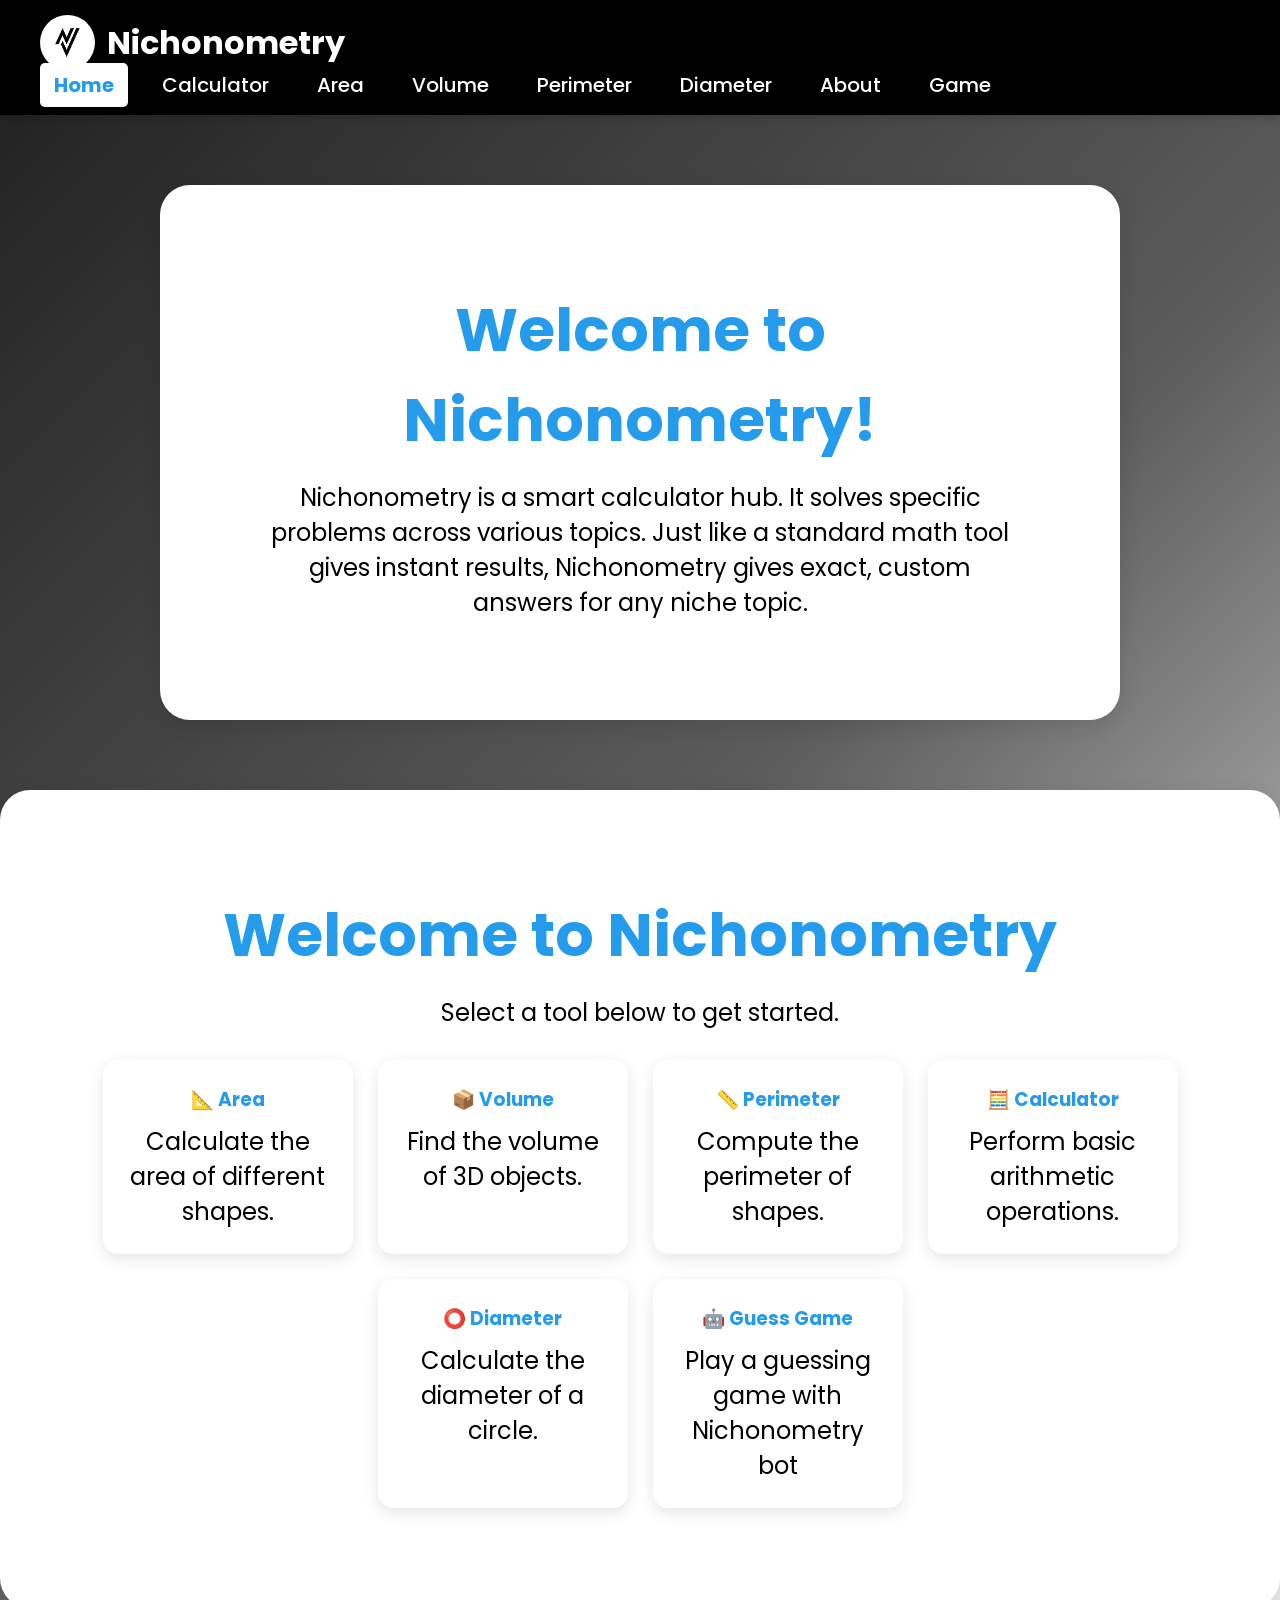
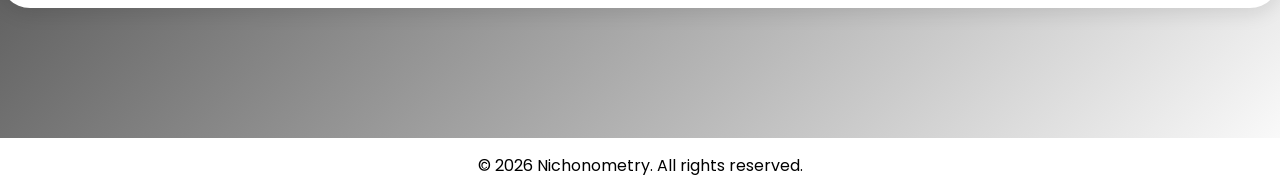
<file: index.html>
<!DOCTYPE html>
<html lang="en">
<head>
    <meta charset="UTF-8">
    <meta name="viewport" content="width=device-width, initial-scale=1.0">
    <title>Nichonometry</title>

    <link rel="icon" type="image/png" href="img/NJ.jpg">

    <!-- CSS -->
    <link rel="stylesheet" href="style.css">
</head>
<body>


    <!-- Header -->
    <header>
       <div class="logo">
              <img src="img/NJ.jpg" alt="Nichonometry Logo">
              <a href="index.html">Nichonometry</a>
        </div>


        <!-- Navigation -->
        <nav>
            <ul>
                <li><a href="index.html" class="active">Home</a></li>
                <li><a href="calculator.html">Calculator</a></li>
                <li><a href="area.html">Area</a></li>
                <li><a href="volume.html">Volume</a></li>
                <li><a href="perimeter.html">Perimeter</a></li>
                <li><a href="diameter.html">Diameter</a></li>
                <li><a href="about.html">About</a></li>
                <li><a href="guess.html">Game</a></li>
            </ul>
        </nav>
    </header>

    <!-- Main Content -->
    <main>
        <section>
            <h2>Welcome to Nichonometry!</h2>
            <p>
                Nichonometry is a smart calculator hub. 
                It solves specific problems across various topics. 
                Just like a standard math tool gives instant results, 
                Nichonometry gives exact, custom answers for any niche topic.
            </p>
        </section>
    </main>

    


    <section>
    <h2>Welcome to Nichonometry</h2>
    <p>Select a tool below to get started.</p>

    <div class="card-container">

        <a href="area.html" class="card">
            <h3>📐 Area</h3>
            <p>Calculate the area of different shapes.</p>
        </a>

        <a href="volume.html" class="card">
            <h3>📦 Volume</h3>
            <p>Find the volume of 3D objects.</p>
        </a>

        <a href="perimeter.html" class="card">
            <h3>📏 Perimeter</h3>
            <p>Compute the perimeter of shapes.</p>
        </a>

        <a href="calculator.html" class="card">
            <h3>🧮 Calculator</h3>
            <p>Perform basic arithmetic operations.</p>
        </a>

        <a href="diameter.html" class="card">
            <h3>⭕ Diameter</h3>
            <p>Calculate the diameter of a circle.</p>
        </a>

        <a href="guess.html" class="card">
            <h3>🤖 Guess Game</h3>
            <p>Play a guessing game with Nichonometry bot</p>
        </a>

    </div>
</section>

    <!-- Footer -->
    <footer>
        <p>&copy; 2026 Nichonometry. All rights reserved.</p>
    </footer>

    <!-- JavaScript -->
    <script src="script.js"></script>

</body>
</html>
</file>
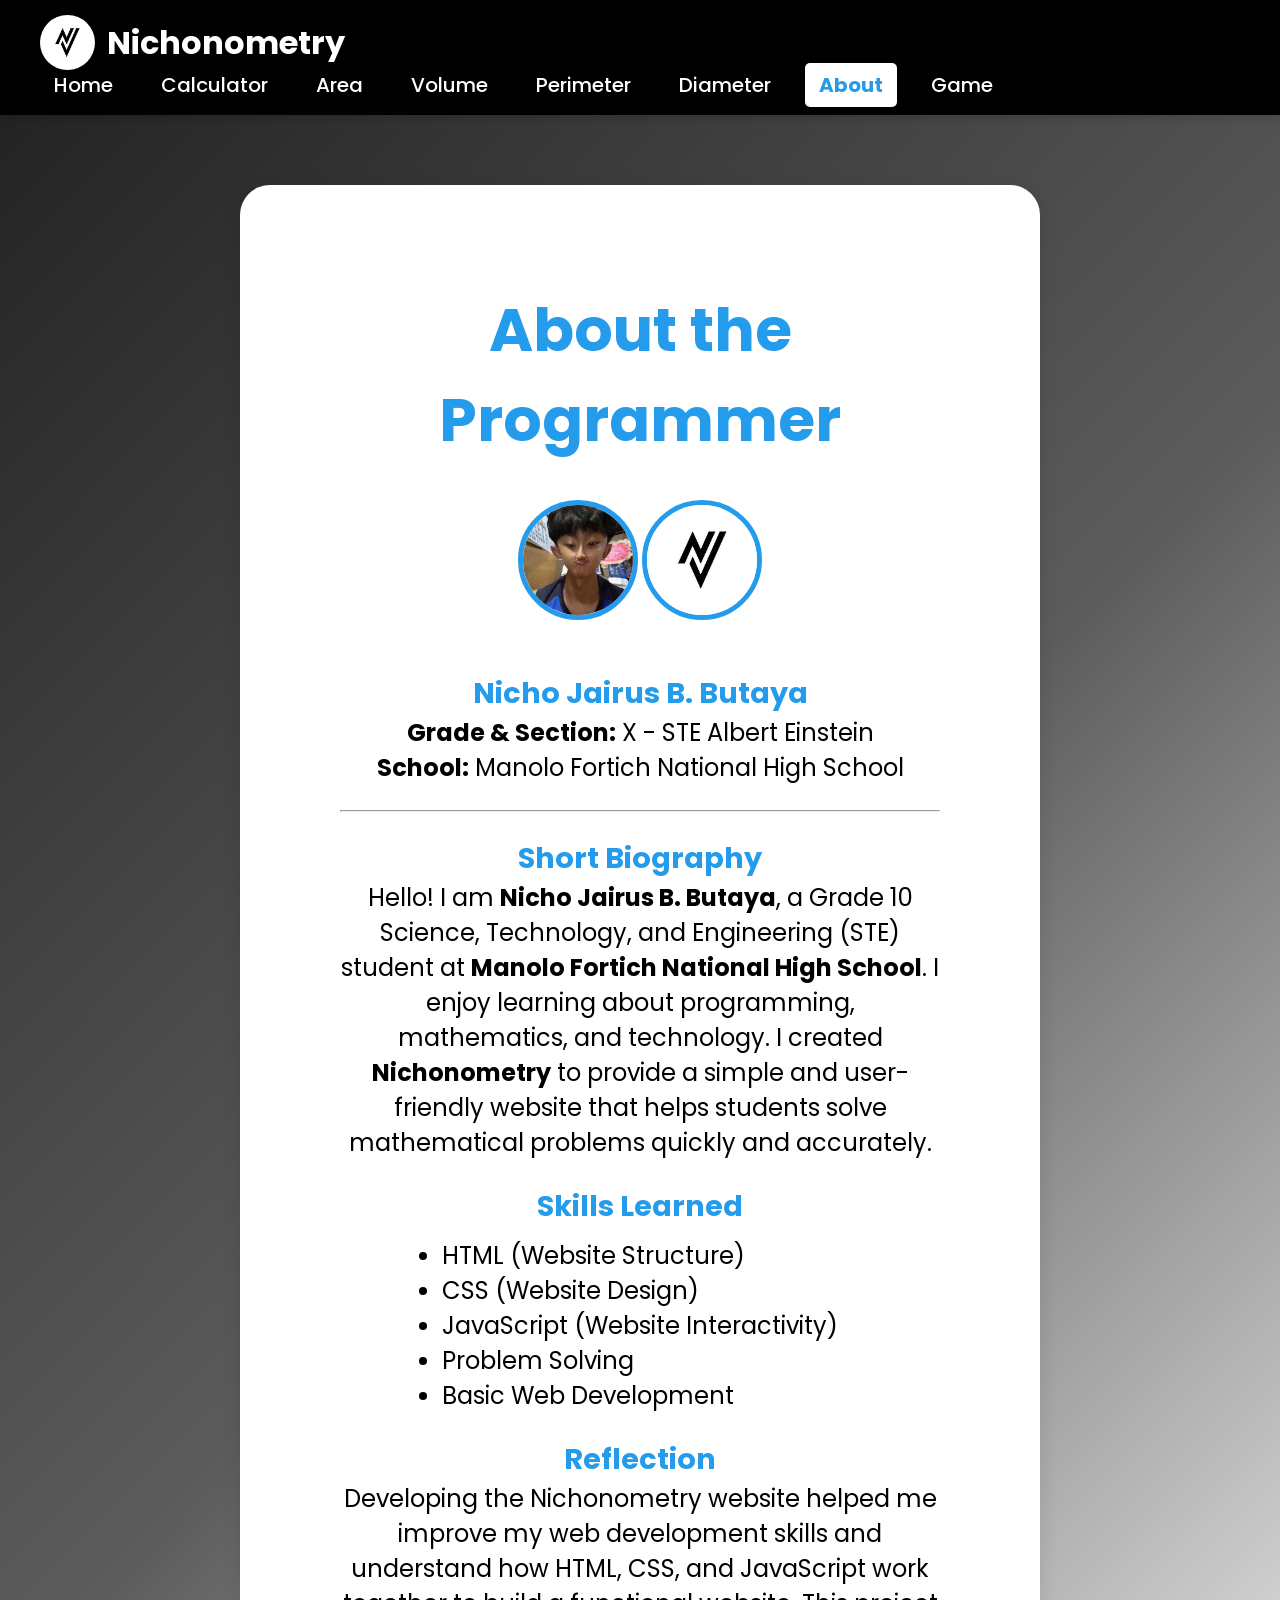
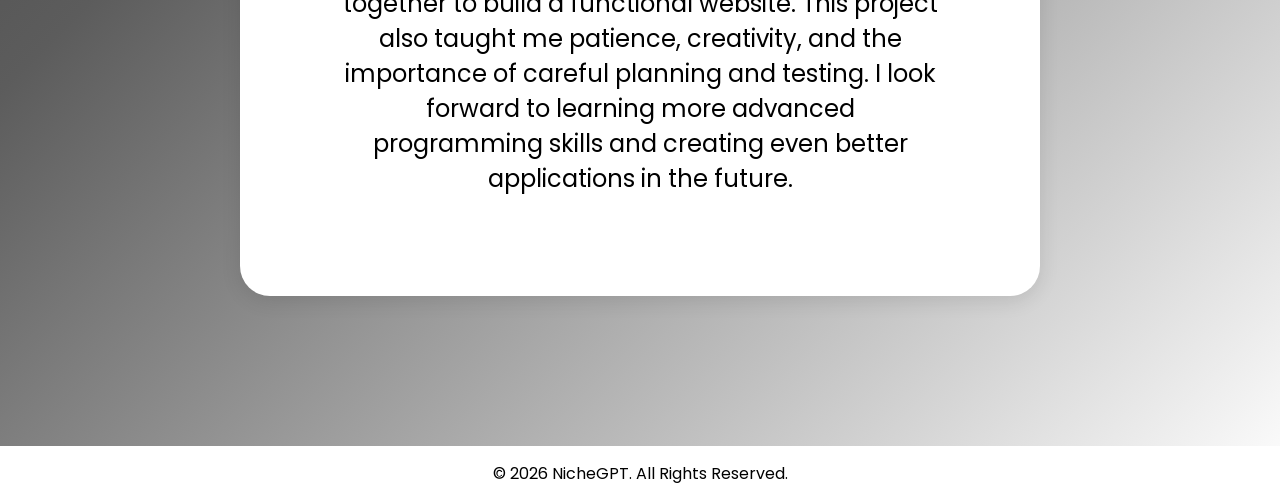
<file: about.html>
<!DOCTYPE html>
<html lang="en">
<head>
    <meta charset="UTF-8">
    <meta name="viewport" content="width=device-width, initial-scale=1.0">
    <title>About Me - Nichonometry</title>

    <link rel="icon" type="image/png" href="img/NJ.jpg">

    <link rel="stylesheet" href="style.css">
</head>
<body>

<header>
    <div class="logo">
        <img src="img/NJ.jpg" alt="Nichonometry Logo">
        <a href="index.html">Nichonometry</a>
    </div>

    <nav>
        <ul>
            <li>
                <a href="index.html">Home</a></li>
                <li><a href="calculator.html">Calculator</a></li>
                <li><a href="area.html">Area</a></li>
                <li><a href="volume.html">Volume</a></li>
                <li><a href="perimeter.html">Perimeter</a></li>
                <li><a href="diameter.html">Diameter</a></li>
                <li><a href="about.html" class="active">About</a></li>
                <li><a href="guess.html">Game</a></li>
        </ul>
    </nav>
</header>

<main>
    <section class="about">

        <h2>About the Programmer</h2>

        <!-- Programmer Picture -->
        <img src="img/Nicho 2.jpg" alt="Programmer Picture" class="profile">
        <img src="img/NJ.jpg" alt="Nichonometry Logo" class="profile">

        <h3>Nicho Jairus B. Butaya</h3>

        <p><strong>Grade & Section:</strong> X - STE Albert Einstein </p>
        <p><strong>School:</strong> Manolo Fortich National High School </p>

        <hr>

        <h3>Short Biography</h3>
        <p>
            Hello! I am <strong>Nicho Jairus B. Butaya</strong>, a Grade 10
            Science, Technology, and Engineering (STE) student at
            <strong>Manolo Fortich National High School</strong>.
            I enjoy learning about programming, mathematics, and technology.
            I created <strong>Nichonometry</strong> to provide a simple and
            user-friendly website that helps students solve mathematical
            problems quickly and accurately.
        </p>

        <h3>Skills Learned</h3>
        <ul>
            <li>HTML (Website Structure)</li>
            <li>CSS (Website Design)</li>
            <li>JavaScript (Website Interactivity)</li>
            <li>Problem Solving</li>
            <li>Basic Web Development</li>
        </ul>

        <h3>Reflection</h3>
        <p>
            Developing the Nichonometry website helped me improve my web
            development skills and understand how HTML, CSS, and JavaScript
            work together to build a functional website. This project also
            taught me patience, creativity, and the importance of careful
            planning and testing. I look forward to learning more advanced
            programming skills and creating even better applications in the
            future.
        </p>

    </section>
</main>

<footer>
    <p>&copy; 2026 NicheGPT. All Rights Reserved.</p>
</footer>

<script src="script.js"></script>

</body>
</html>
</file>
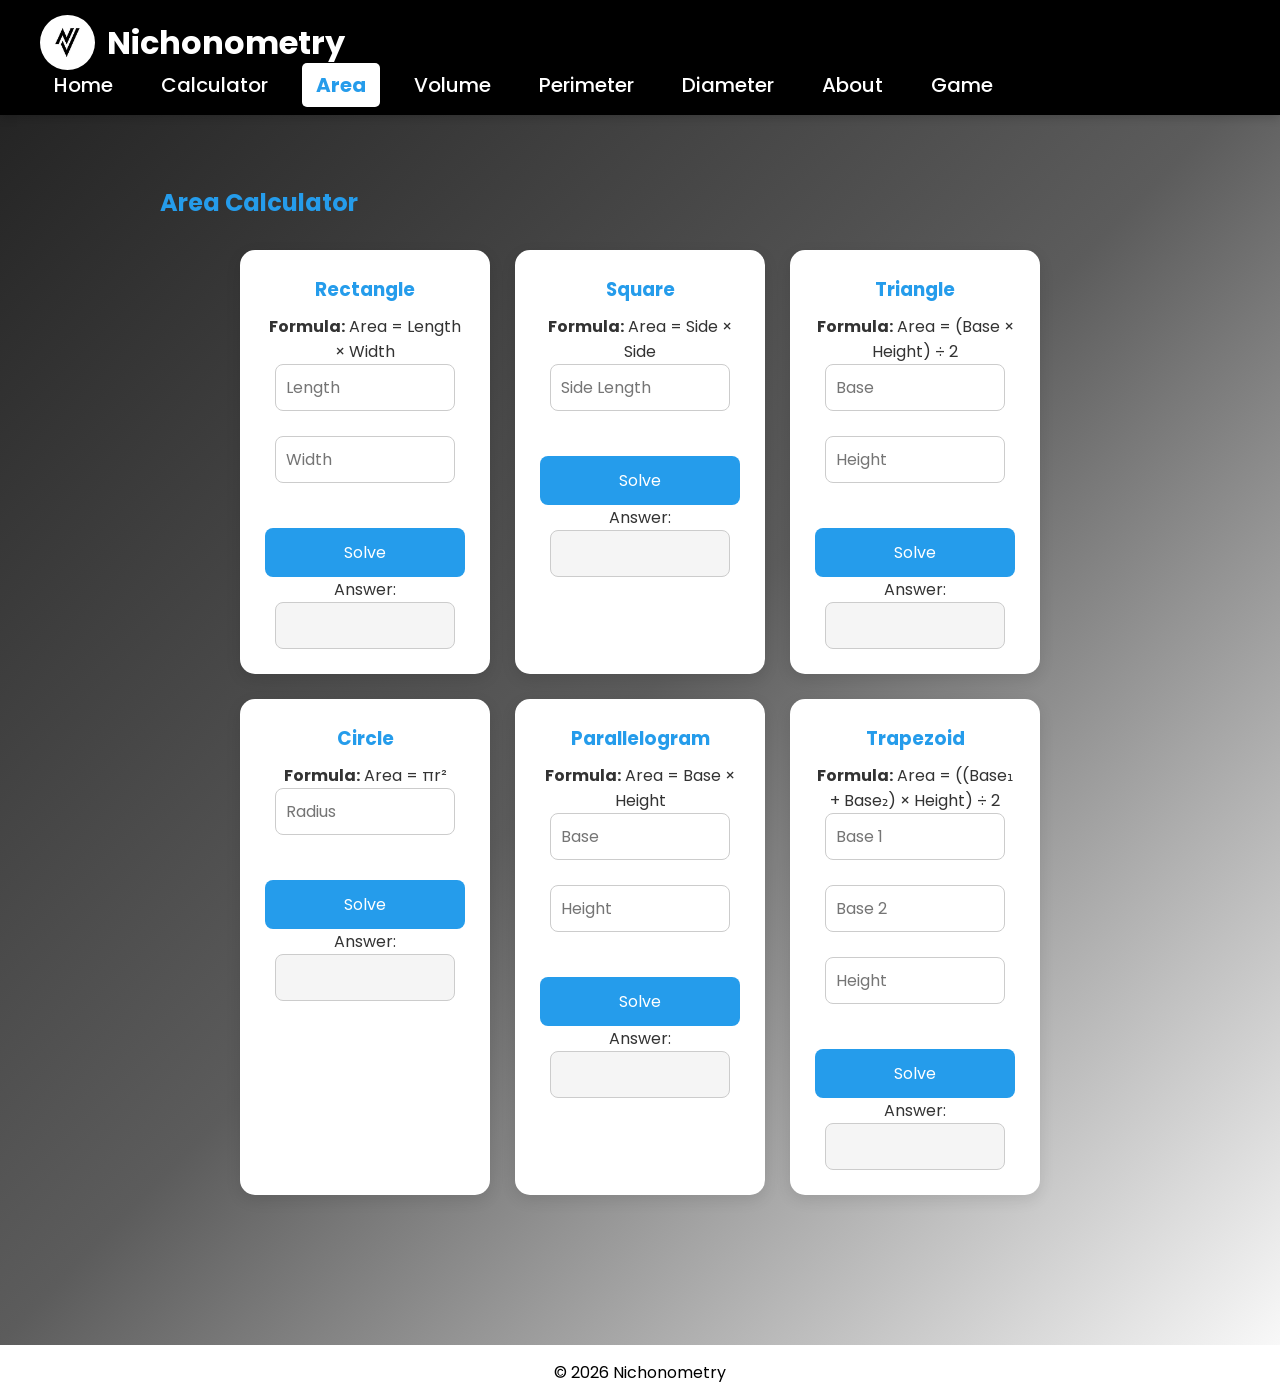
<file: area.html>
<!DOCTYPE html>
<html lang="en">
<head>
    <meta charset="UTF-8">
    <meta name="viewport" content="width=device-width, initial-scale=1.0">
    <title>Area Calculator - Nichonometry</title>

    <link rel="icon" type="image/png" href="img/NJ.jpg">

    <link rel="stylesheet" href="style.css">
</head>
<body>

<header>

    <div class="logo">
              <img src="img/NJ.jpg" alt="Nichonometry Logo">
              <a href="index.html">Nichonometry</a>
        </div>

    <nav>
        <ul>
                <li><a href="index.html">Home</a></li>
                <li><a href="calculator.html">Calculator</a></li>
                <li><a href="area.html" class="active">Area</a></li>
                <li><a href="volume.html">Volume</a></li>
                <li><a href="perimeter.html">Perimeter</a></li>
                <li><a href="diameter.html">Diameter</a></li>
                <li><a href="about.html">About</a></li>
                <li><a href="guess.html">Game</a></li>
        </ul>
    </nav>

</header>

<main>

<h2>Area Calculator</h2>

<div class="card-container">

    <!-- Rectangle -->
    <div class="card">
        <h3>Rectangle</h3>

        <p><b>Formula:</b> Area = Length × Width</p>

        <input type="number" id="rectLength" placeholder="Length">
        <br><br>

        <input type="number" id="rectWidth" placeholder="Width">
        <br><br>

        <button onclick="rectangleArea()">Solve</button>

        <label>Answer:</label>
        <input type="text" id="rectResult" readonly>
    </div>

    <!-- Square -->
    <div class="card">

        <h3>Square</h3>

        <p><b>Formula:</b> Area = Side × Side</p>

        <input type="number" id="squareSide" placeholder="Side Length">
        <br><br>

        <button onclick="squareArea()">Solve</button>

        <label>Answer:</label>
        <input type="text" id="squareResult" readonly>

    </div>

    <!-- Triangle -->
    <div class="card">

        <h3>Triangle</h3>

        <p><b>Formula:</b> Area = (Base × Height) ÷ 2</p>

        <input type="number" id="triBase" placeholder="Base">
        <br><br>

        <input type="number" id="triHeight" placeholder="Height">
        <br><br>

        <button onclick="triangleArea()">Solve</button>

        <label>Answer:</label>
        <input type="text" id="triResult" readonly>

    </div>

    <!-- Circle -->
    <div class="card">

        <h3>Circle</h3>

        <p><b>Formula:</b> Area = πr²</p>

        <input type="number" id="circleRadius" placeholder="Radius">
        <br><br>

        <button onclick="circleArea()">Solve</button>

        <label>Answer:</label>
        <input type="text" id="circleResult" readonly>

    </div>

    <!-- Parallelogram -->
    <div class="card">

        <h3>Parallelogram</h3>

        <p><b>Formula:</b> Area = Base × Height</p>

        <input type="number" id="paraBase" placeholder="Base">
        <br><br>

        <input type="number" id="paraHeight" placeholder="Height">
        <br><br>

        <button onclick="parallelogramArea()">Solve</button>

        <label>Answer:</label>
        <input type="text" id="paraResult" readonly>

    </div>

    <!-- Trapezoid -->
    <div class="card">

        <h3>Trapezoid</h3>

        <p><b>Formula:</b> Area = ((Base₁ + Base₂) × Height) ÷ 2</p>

        <input type="number" id="trapBase1" placeholder="Base 1">
        <br><br>

        <input type="number" id="trapBase2" placeholder="Base 2">
        <br><br>

        <input type="number" id="trapHeight" placeholder="Height">
        <br><br>

        <button onclick="trapezoidArea()">Solve</button>

        <label>Answer:</label>
        <input type="text" id="trapResult" readonly>

    </div>

</div>

</main>

<footer>
    <p>&copy; 2026 Nichonometry</p>
</footer>

<script src="script.js"></script>

</body>
</html>
</file>
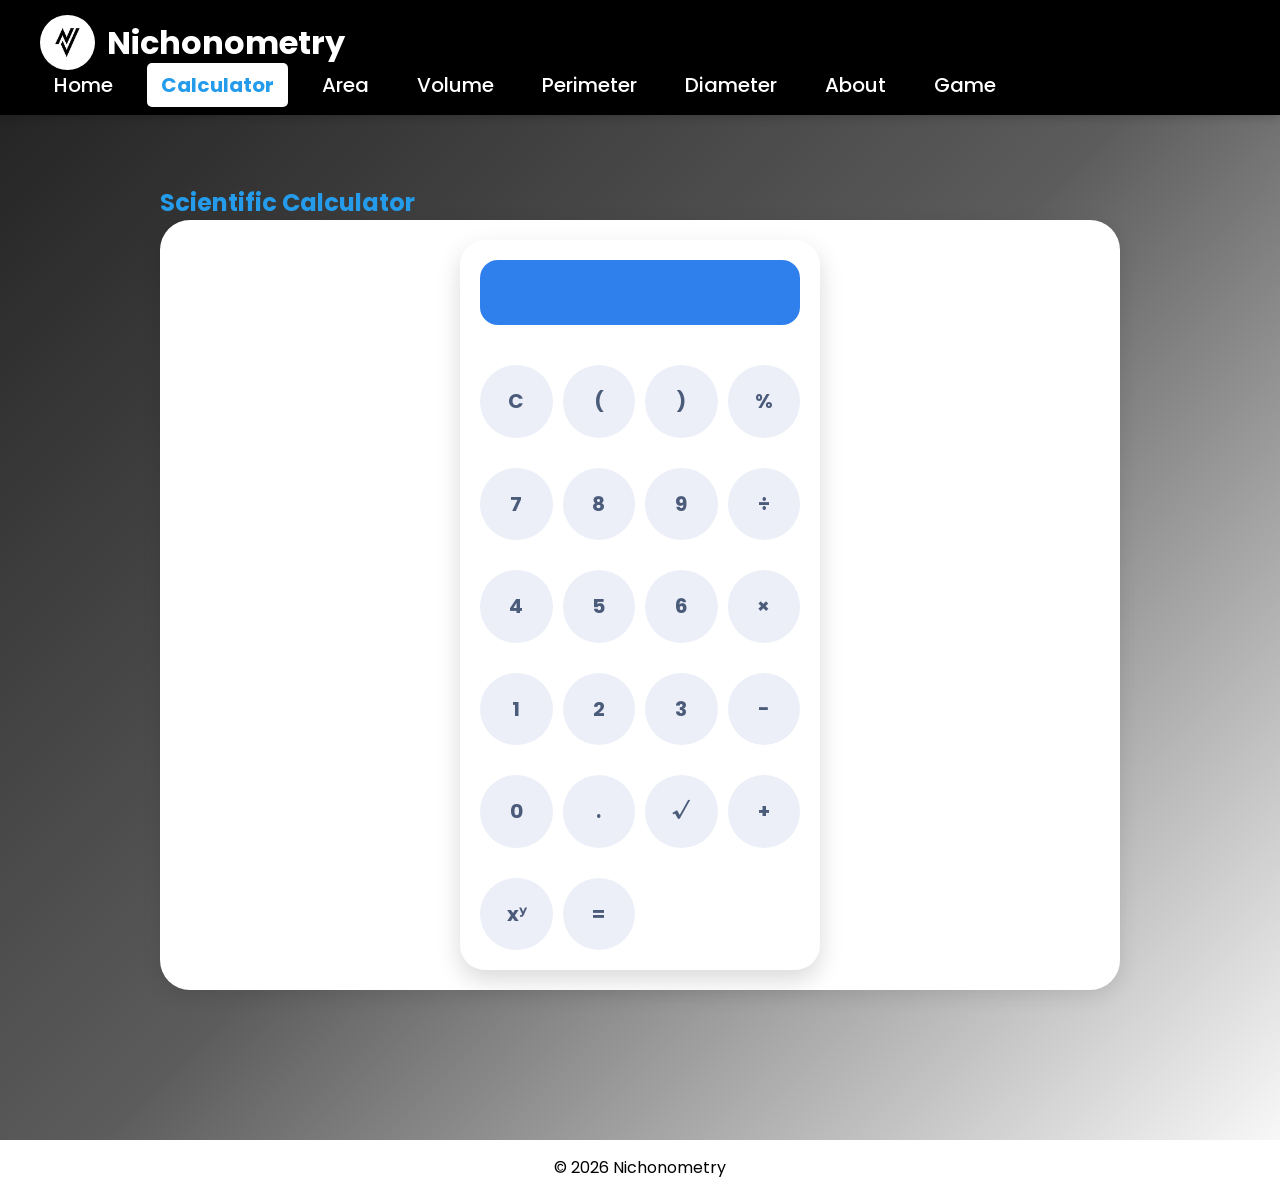
<file: calculator.html>
<!DOCTYPE html>
<html lang="en">
<head>
    <meta charset="UTF-8">
    <meta name="viewport" content="width=device-width, initial-scale=1.0">
    <title>Scientific Calculator - Nichonometry</title>

    <link rel="icon" type="image/png" href="img/NJ.jpg">

    <link rel="stylesheet" href="style.css">
</head>
<body>

<header>

    <div class="logo">
              <img src="img/NJ.jpg" alt="Nichonometry Logo">
             <a href="index.html">Nichonometry</a>
        </div>

    <nav>
        <ul>
            <li><a href="index.html">Home</a></li>
                <li><a href="calculator.html" class="active">Calculator</a></li>
                <li><a href="area.html">Area</a></li>
                <li><a href="volume.html">Volume</a></li>
                <li><a href="perimeter.html">Perimeter</a></li>
                <li><a href="diameter.html">Diameter</a></li>
                <li><a href="about.html">About</a></li>
                <li><a href="guess.html">Game</a></li>
        </ul>
    </nav>

</header>

<main>
<h2>Scientific Calculator</h2>
<section class="calculator-section">



<div class="calculator">

<input type="text" id="display" readonly>

<div class="calc-buttons">

<button onclick="clearDisplay()">C</button>
<button onclick="appendValue('(')">(</button>
<button onclick="appendValue(')')">)</button>
<button onclick="appendValue('%')">%</button>

<button onclick="appendValue('7')">7</button>
<button onclick="appendValue('8')">8</button>
<button onclick="appendValue('9')">9</button>
<button onclick="appendValue('/')">÷</button>

<button onclick="appendValue('4')">4</button>
<button onclick="appendValue('5')">5</button>
<button onclick="appendValue('6')">6</button>
<button onclick="appendValue('*')">×</button>

<button onclick="appendValue('1')">1</button>
<button onclick="appendValue('2')">2</button>
<button onclick="appendValue('3')">3</button>
<button onclick="appendValue('-')">−</button>

<button onclick="appendValue('0')">0</button>
<button onclick="appendValue('.')">.</button>
<button onclick="squareRoot()">√</button>
<button onclick="appendValue('+')">+</button>

<button onclick="appendValue('**')">xʸ</button>
<button onclick="calculate()" class="equals">=</button>

</div>

</div>

</section>

</main>

<footer>
<p>&copy; 2026 Nichonometry</p>
</footer>

<script src="script.js"></script>

</body>
</html>
</file>
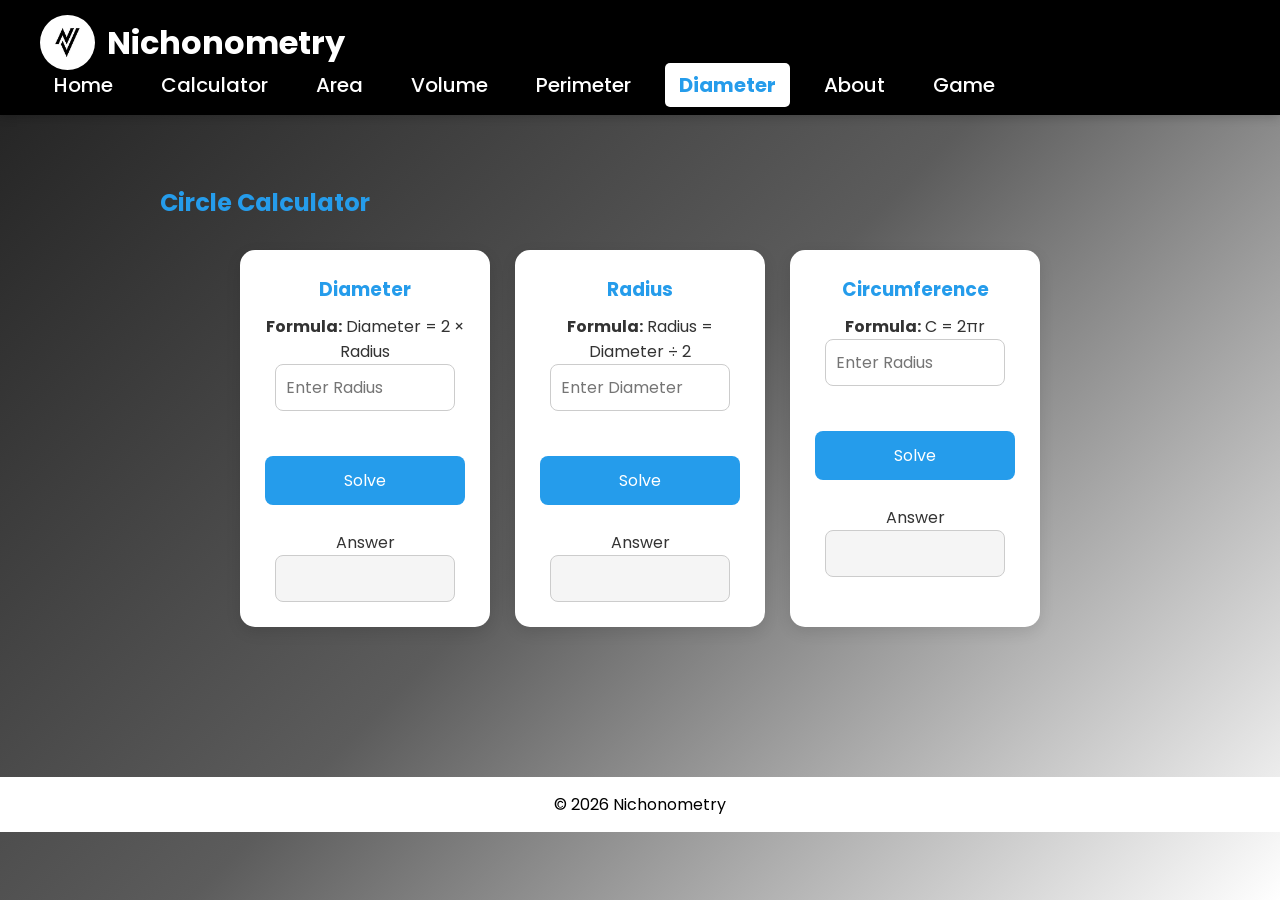
<file: diameter.html>
<!DOCTYPE html>
<html lang="en">
<head>
    <meta charset="UTF-8">
    <meta name="viewport" content="width=device-width, initial-scale=1.0">
    <title>Circle Calculator - Nichonometry</title>

    <link rel="icon" type="image/png" href="img/NJ.jpg">

    <link rel="stylesheet" href="style.css">
</head>
<body>

<header>

    <div class="logo">
              <img src="img/NJ.jpg" alt="Nichonometry Logo">
             <a href="index.html">Nichonometry</a>
        </div>


    <nav>
        <ul>
            <li><a href="index.html">Home</a></li>
                <li><a href="calculator.html">Calculator</a></li>
                <li><a href="area.html">Area</a></li>
                <li><a href="volume.html">Volume</a></li>
                <li><a href="perimeter.html">Perimeter</a></li>
                <li><a href="diameter.html" class="active">Diameter</a></li>
                <li><a href="about.html">About</a></li>
                <li><a href="guess.html">Game</a></li>
        </ul>
    </nav>

</header>

<main>

<h2>Circle Calculator</h2>

<div class="card-container">

    <!-- Diameter -->
    <div class="card">

        <h3>Diameter</h3>

        <p><b>Formula:</b> Diameter = 2 × Radius</p>

        <input type="number" id="radiusInput" placeholder="Enter Radius">

        <br><br>

        <button onclick="calculateDiameter()">Solve</button>

        <br><br>

        <label>Answer</label>
        <input type="text" id="diameterAnswer" readonly>

    </div>

    <!-- Radius -->
    <div class="card">

        <h3>Radius</h3>

        <p><b>Formula:</b> Radius = Diameter ÷ 2</p>

        <input type="number" id="diameterInput" placeholder="Enter Diameter">

        <br><br>

        <button onclick="calculateRadius()">Solve</button>

        <br><br>

        <label>Answer</label>
        <input type="text" id="radiusAnswer" readonly>

    </div>

    <!-- Circumference -->
    <div class="card">

        <h3>Circumference</h3>

        <p><b>Formula:</b> C = 2πr</p>

        <input type="number" id="circumferenceRadius" placeholder="Enter Radius">

        <br><br>

        <button onclick="calculateCircumference()">Solve</button>

        <br><br>

        <label>Answer</label>
        <input type="text" id="circumferenceAnswer" readonly>

    </div>

</div>

</main>

<footer>
    <p>&copy; 2026 Nichonometry</p>
</footer>

<script src="script.js"></script>

</body>
</html>
</file>
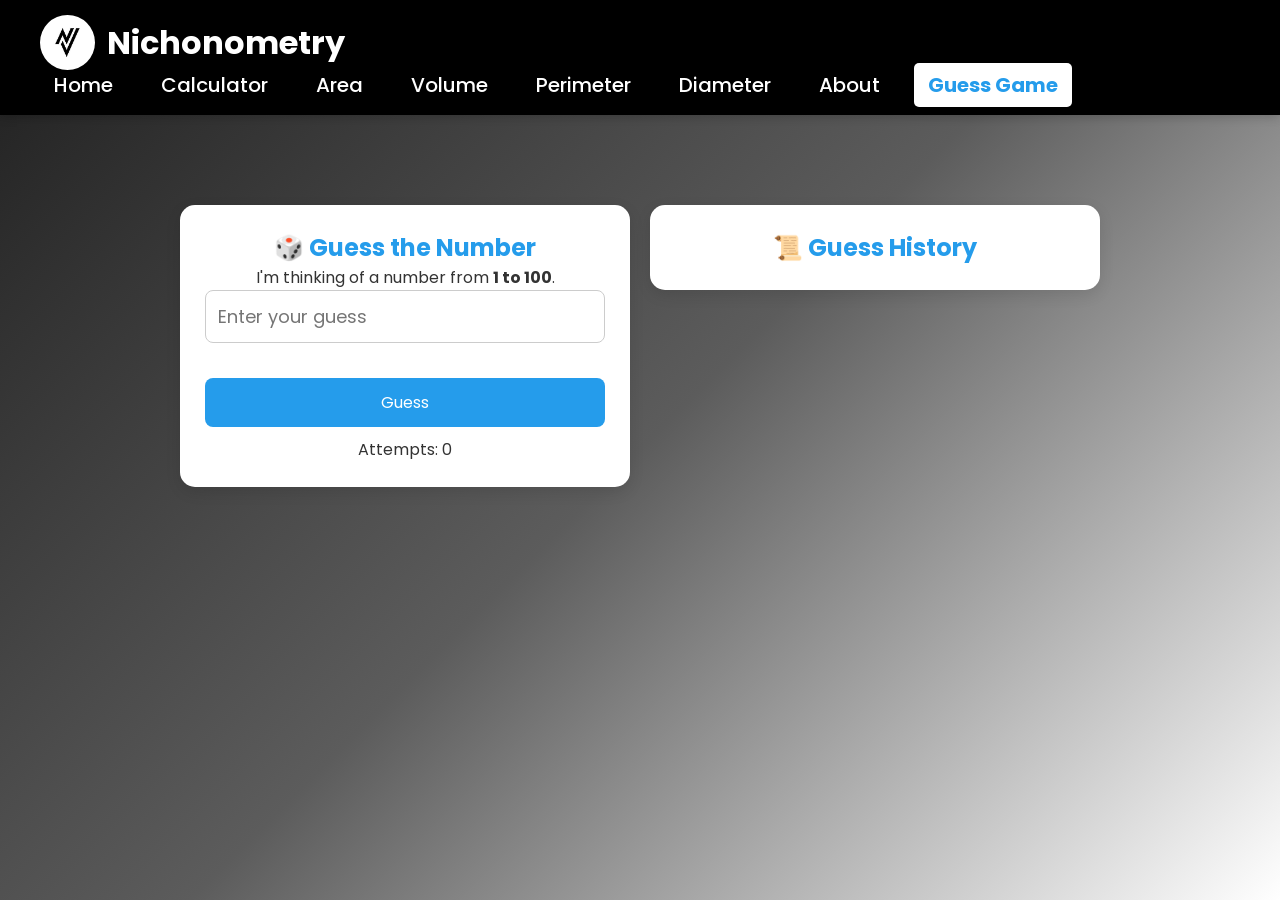
<file: guess.html>
<!DOCTYPE html>
<html lang="en">
<head>
<meta charset="UTF-8">
<meta name="viewport" content="width=device-width, initial-scale=1.0">

<title>Guess the Number - Nichonometry</title>
<link rel="icon" type="image/png" href="img/NJ.jpg">

<link rel="stylesheet" href="style.css">
</head>

<body>

<header>

<div class="logo">
              
              <img src="img/NJ.jpg" alt="Nichonometry Logo" onclick="toggleMusic()">      
              <a href="index.html">Nichonometry</a>
        </div>


<nav>
<ul>
<li><a href="index.html">Home</a></li>
<li><a href="calculator.html">Calculator</a></li>
<li><a href="area.html">Area</a></li>
<li><a href="volume.html">Volume</a></li>
<li><a href="perimeter.html">Perimeter</a></li>
<li><a href="diameter.html">Diameter</a></li>
<li><a href="about.html">About</a></li>
<li><a href="guess.html" class="active">Guess Game</a></li>
</ul>
</nav>

</header>

<main>

<div class="guess-container">

    <!-- Game -->
    <div class="card guess-game">

        <h2>🎲 Guess the Number</h2>

        <p>I'm thinking of a number from <strong>1 to 100</strong>.</p>

        <input type="number" id="guessInput" placeholder="Enter your guess">

        <br><br>

        <button id="guessBtn" onclick="checkGuess()">Guess</button>

        <button id="restartBtn" onclick="restartGame()" style="display:none;">
            Play Again
        </button>

        <h3 id="message"></h3>

        <p>Attempts: <span id="attempts">0</span></p>

    </div>

    <!-- History -->
    <div class="card history">

        <h2>📜 Guess History</h2>

        <ul id="historyList"></ul>

    </div>

</div>

</main>

<audio id="bgMusic">
    <source src="img/I Knew It I Knew You.mp3" type="audio/mpeg">
</audio>

<script src="script.js"></script>

</body>
</html>
</file>
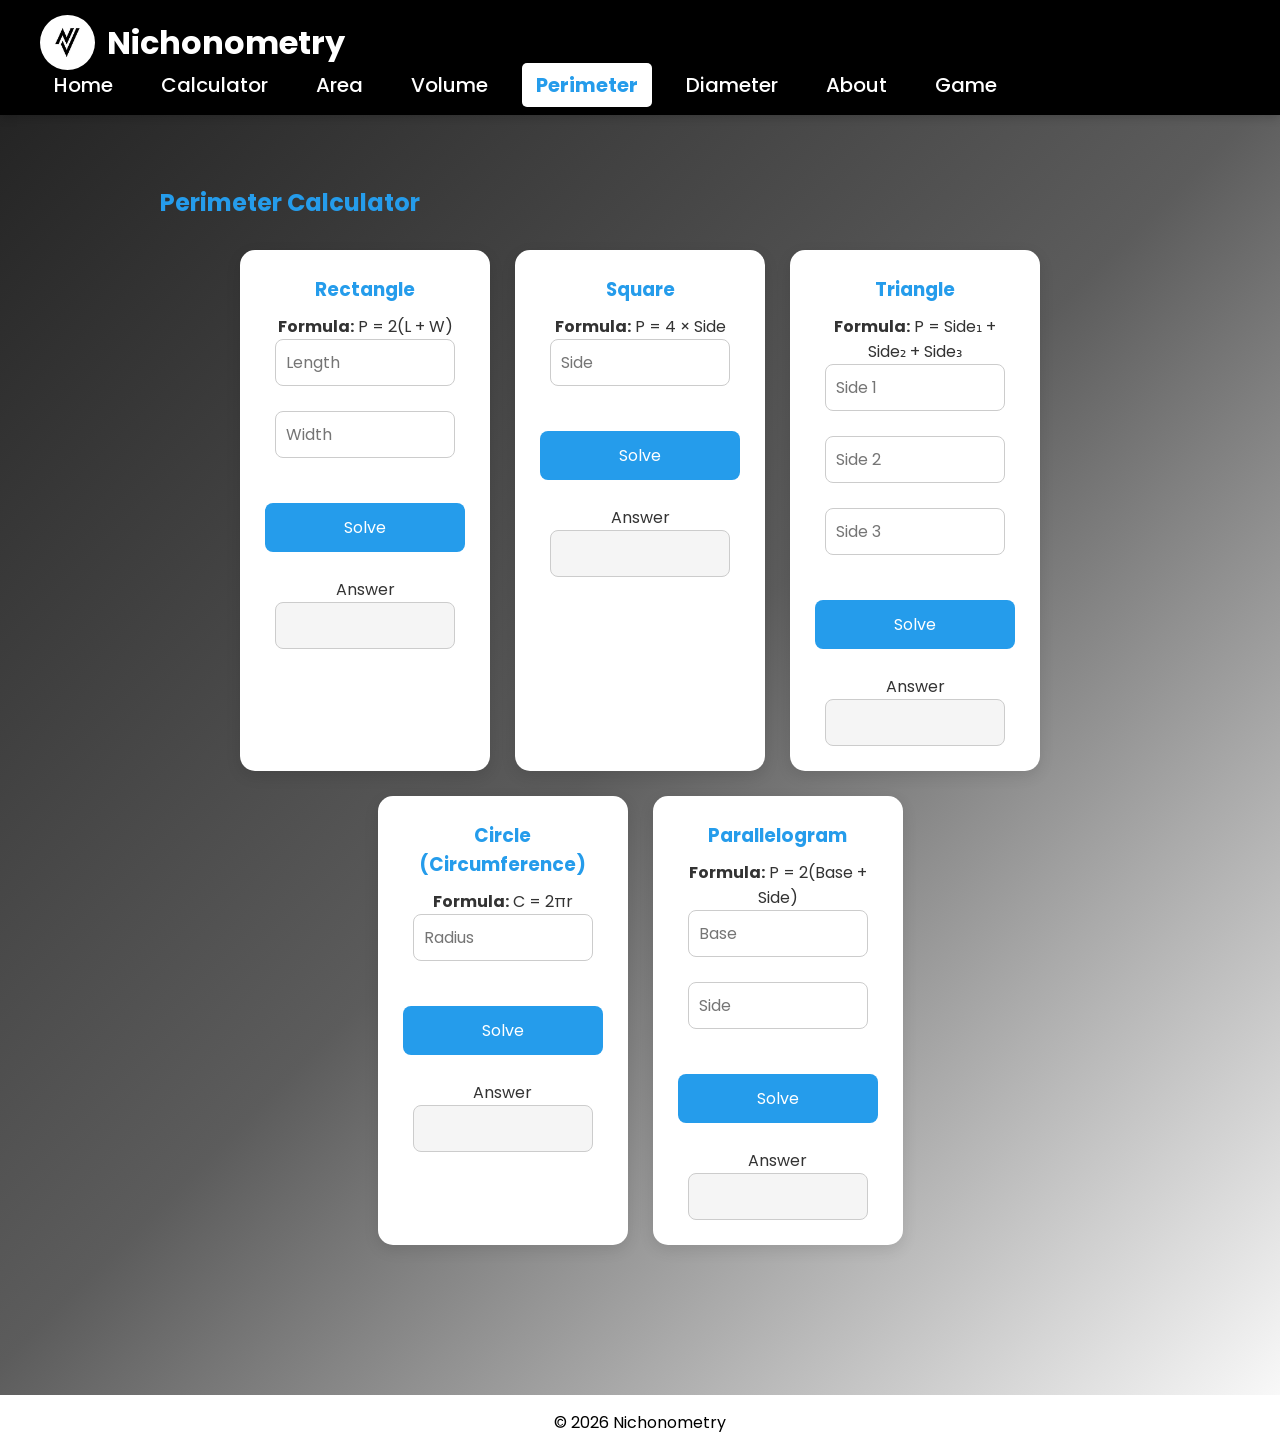
<file: perimeter.html>
<!DOCTYPE html>
<html lang="en">
<head>
    <meta charset="UTF-8">
    <meta name="viewport" content="width=device-width, initial-scale=1.0">
    <title>Perimeter Calculator - Nichonometry</title>

    <link rel="icon" type="image/png" href="img/NJ.jpg">

    <link rel="stylesheet" href="style.css">
</head>
<body>

<header>

   <div class="logo">
              <img src="img/NJ.jpg" alt="Nichonometry Logo">
              <a href="index.html">Nichonometry</a>
        </div>

    <nav>
        <ul>
            <li><a href="index.html">Home</a></li>
                <li><a href="calculator.html">Calculator</a></li>
                <li><a href="area.html">Area</a></li>
                <li><a href="volume.html">Volume</a></li>
                <li><a href="perimeter.html" class="active">Perimeter</a></li>
                <li><a href="diameter.html">Diameter</a></li>
                <li><a href="about.html">About</a></li>
                <li><a href="guess.html">Game</a></li>
        </ul>
    </nav>

</header>

<main>

<h2>Perimeter Calculator</h2>

<div class="card-container">

    <!-- Rectangle -->
    <div class="card">
        <h3>Rectangle</h3>

        <p><b>Formula:</b> P = 2(L + W)</p>

        <input type="number" id="prectLength" placeholder="Length"><br><br>
        <input type="number" id="prectWidth" placeholder="Width"><br><br>

        <button onclick="rectanglePerimeter()">Solve</button>

        <br><br>

        <label>Answer</label>
        <input type="text" id="prectResult" readonly>
    </div>

    <!-- Square -->
    <div class="card">

        <h3>Square</h3>

        <p><b>Formula:</b> P = 4 × Side</p>

        <input type="number" id="psquareSide" placeholder="Side">

        <br><br>

        <button onclick="squarePerimeter()">Solve</button>

        <br><br>

        <label>Answer</label>
        <input type="text" id="psquareResult" readonly>

    </div>

    <!-- Triangle -->
    <div class="card">

        <h3>Triangle</h3>

        <p><b>Formula:</b> P = Side₁ + Side₂ + Side₃</p>

        <input type="number" id="triSide1" placeholder="Side 1"><br><br>

        <input type="number" id="triSide2" placeholder="Side 2"><br><br>

        <input type="number" id="triSide3" placeholder="Side 3"><br><br>

        <button onclick="trianglePerimeter()">Solve</button>

        <br><br>

        <label>Answer</label>
        <input type="text" id="triPerimeterResult" readonly>

    </div>

    <!-- Circle -->
    <div class="card">

        <h3>Circle (Circumference)</h3>

        <p><b>Formula:</b> C = 2πr</p>

        <input type="number" id="circleRadiusP" placeholder="Radius">

        <br><br>

        <button onclick="circlePerimeter()">Solve</button>

        <br><br>

        <label>Answer</label>
        <input type="text" id="circlePerimeterResult" readonly>

    </div>

    <!-- Parallelogram -->
    <div class="card">

        <h3>Parallelogram</h3>

        <p><b>Formula:</b> P = 2(Base + Side)</p>

        <input type="number" id="paraBaseP" placeholder="Base"><br><br>

        <input type="number" id="paraSideP" placeholder="Side"><br><br>

        <button onclick="parallelogramPerimeter()">Solve</button>

        <br><br>

        <label>Answer</label>
        <input type="text" id="paraPerimeterResult" readonly>

    </div>

</div>

</main>

<footer>
    <p>&copy; 2026 Nichonometry</p>
</footer>

<script src="script.js"></script>

</body>
</html>
</file>
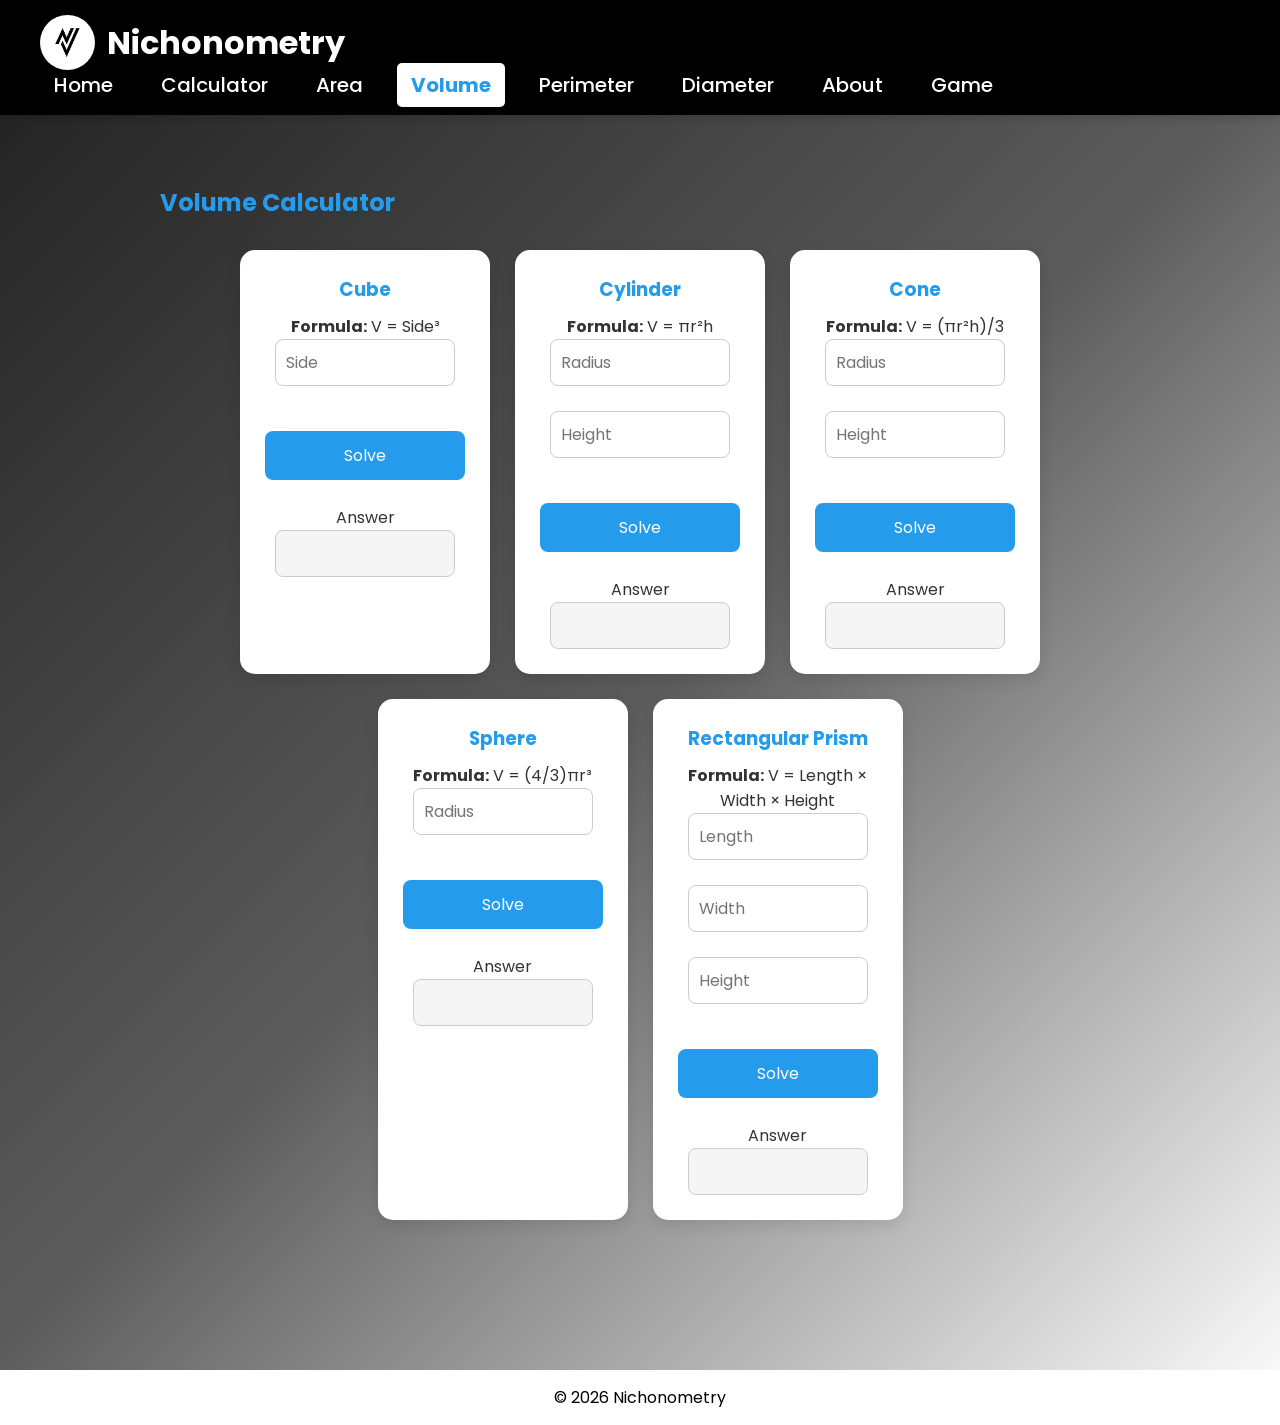
<file: volume.html>
<!DOCTYPE html>
<html lang="en">
<head>
<meta charset="UTF-8">
<meta name="viewport" content="width=device-width, initial-scale=1.0">
<title>Volume Calculator - Nichonometry</title>

<link rel="icon" type="image/png" href="img/NJ.jpg">

<link rel="stylesheet" href="style.css">
</head>
<body>

<header>

<div class="logo">
              <img src="img/NJ.jpg" alt="Nichonometry Logo">
             <a href="index.html">Nichonometry</a>
        </div>

<nav>
<ul>
<li><a href="index.html">Home</a></li>
                <li><a href="calculator.html">Calculator</a></li>
                <li><a href="area.html">Area</a></li>
                <li><a href="volume.html" class="active">Volume</a></li>
                <li><a href="perimeter.html">Perimeter</a></li>
                <li><a href="diameter.html">Diameter</a></li>
                <li><a href="about.html">About</a></li>
                <li><a href="guess.html">Game</a></li>
</ul>
</nav>

</header>

<main>

<h2>Volume Calculator</h2>

<div class="card-container">

<!-- Cube -->
<div class="card">

<h3>Cube</h3>

<p><b>Formula:</b> V = Side³</p>

<input type="number" id="cubeSide" placeholder="Side">

<br><br>

<button onclick="cubeVolume()">Solve</button>

<br><br>

<label>Answer</label>
<input type="text" id="cubeResult" readonly>

</div>

<!-- Cylinder -->
<div class="card">

<h3>Cylinder</h3>

<p><b>Formula:</b> V = πr²h</p>

<input type="number" id="cylRadius" placeholder="Radius">

<br><br>

<input type="number" id="cylHeight" placeholder="Height">

<br><br>

<button onclick="cylinderVolume()">Solve</button>

<br><br>

<label>Answer</label>
<input type="text" id="cylResult" readonly>

</div>

<!-- Cone -->
<div class="card">

<h3>Cone</h3>

<p><b>Formula:</b> V = (πr²h)/3</p>

<input type="number" id="coneRadius" placeholder="Radius">

<br><br>

<input type="number" id="coneHeight" placeholder="Height">

<br><br>

<button onclick="coneVolume()">Solve</button>

<br><br>

<label>Answer</label>
<input type="text" id="coneResult" readonly>

</div>

<!-- Sphere -->
<div class="card">

<h3>Sphere</h3>

<p><b>Formula:</b> V = (4/3)πr³</p>

<input type="number" id="sphereRadius" placeholder="Radius">

<br><br>

<button onclick="sphereVolume()">Solve</button>

<br><br>

<label>Answer</label>
<input type="text" id="sphereResult" readonly>

</div>

<!-- Rectangular Prism -->
<div class="card">

<h3>Rectangular Prism</h3>

<p><b>Formula:</b> V = Length × Width × Height</p>

<input type="number" id="prismLength" placeholder="Length">

<br><br>

<input type="number" id="prismWidth" placeholder="Width">

<br><br>

<input type="number" id="prismHeight" placeholder="Height">

<br><br>

<button onclick="prismVolume()">Solve</button>

<br><br>

<label>Answer</label>
<input type="text" id="prismResult" readonly>

</div>

</div>

</main>

<footer>
<p>&copy; 2026 Nichonometry</p>
</footer>

<script src="script.js"></script>

</body>
</html>
</file>
<file: style.css>
/* Google Font */
@import url('https://fonts.googleapis.com/css2?family=Poppins:wght@300;400;500;600;700&display=swap');

*{
    margin: 0;
    padding: 0;
    box-sizing: border-box;
    font-family: "Poppins", sans-serif;
}

body{
    margin: 0;
    font-family: Arial, sans-serif;
    background: linear-gradient(135deg, #1f1f1f, #5c5c5c, #ffffff);
    min-height: 100vh;
}

/* Header */
header{
    background: #000000;
    color: white;
    padding: 15px 40px;
    display: flex;
    justify-content: space-between;
    align-items: center;
    flex-wrap: wrap;
    box-shadow: 0 2px 10px rgba(0,0,0,0.2);
}

header h1{
    font-size: 2rem;
    font-weight: 600;
}

/* Logo */
.logo{
    display: flex;
    align-items: center;
    gap: 12px;
}

.logo img{
    width: 55px;
    height: 55px;
    border-radius: 50%; /* Optional: makes it circular */
    object-fit: cover;
}

.logo h1{
    color: white;
    font-size: 2rem;
}

/* Active navigation link */
nav a.active{
    background: white;
    color: #259ceb;
    font-weight: bold;
}

/* Hover effect */
nav a:hover{
    background: white;
    color: #259ceb;
}

/* Navigation */
nav ul{
    display: flex;
    list-style: none;
    gap: 20px;
}

nav a{
    color: white;
    text-decoration: none;
    font-weight: 500;
    transition: 0.3s;
    padding: 8px 14px;
    border-radius: 5px;
    font-size: 125%;
}

nav a:hover{
    background: rgb(0, 140, 255);
    color: #ffffff;
}

/* Main Content */
main{
    max-width: 1000px;
    margin: 50px auto;
    padding: 20px;
}

section{
   background: rgb(255, 255, 255);
    padding: 100px;
    border-radius: 30px;
    box-shadow: 0 5px 20px rgba(0,0,0,0.1);
    text-align: center;
}

section h2{
    font-size: 375%;
    color: #259ceb;
    margin-bottom: 15px;
}

section p{
    font-size: 150%;
    color: #000000;
}

h2{
    color: #259ceb;
}

/* CARDSSSSSSSSSSSSSSSSSSSSSSSSSSSSSSSSSSSSSSSSSSSSSSSSSS */

/* Card Container */
.card-container{
    display: flex;
    flex-wrap: wrap;
    justify-content: center;
    gap: 25px;
    margin-top: 30px;
}

/* Card */
.card{
    width: 250px;
    background: rgb(255, 255, 255);
    padding: 25px;
    border-radius: 15px;
    text-align: center;
    text-decoration: none;
    color: #333;
    box-shadow: 0 5px 15px rgba(0,0,0,0.1);
    transition: 0.3s;
    
}

.card h3{
    color: #259ceb;
    margin-bottom: 10px;
}

.card:hover{
    transform: translateY(-8px);
    box-shadow: 0 10px 25px rgba(0,0,0,0.2);
}


/* Buttons */
button{
    margin-top: 20px;
    padding: 12px 25px;
    border: none;
    background: #259ceb;
    color: white;
    border-radius: 8px;
    cursor: pointer;
    font-size: 1rem;
    transition: 0.3s;
}

button:hover{
    background: #1d4ed8;
    transform: scale(1.05);
}

/* Footer */
footer{
    margin-top: 130px;
    background: #ffffff;
    color: rgb(0, 0, 0);
    text-align: center;
    padding: 15px;
}

/* Responsive */
@media (max-width: 768px){

    header{
        flex-direction: column;
        text-align: center;
    }

    nav ul{
        flex-direction: column;
        gap: 10px;
        margin-top: 15px;
    }

    section{
        padding: 25px;
    }

    section h2{
        font-size: 1.7rem;
    }
}

/* ABOUT PAGE *//* ABOUT PAGE *//* ABOUT PAGE *//* ABOUT PAGE *//* ABOUT PAGE *//* ABOUT PAGE *//* ABOUT PAGE */

.about{
    max-width: 800px;
    margin: auto;
    text-align: center;
}

.profile{
    width: 120px;
    height: 120px;
    border-radius: 50%;
    object-fit: cover;
    border: 5px solid #259ceb;
    margin: 20px 0;
}

.about h3{
    color: #259ceb;
    margin-top: 25px;
    font-size: 180%;
}

.about ul{
    text-align: left;
    display: inline-block;
    margin-top: 10px;
    font-size: 150%;
}

.about hr{
    margin: 25px 0;
}

/* SA KUAN NI SA KUAN SA AREA CALCU */

.card input{
    width:90%;
    padding:10px;
    border:1px solid #ccc;
    border-radius:8px;
    font-size:16px;
}

.card button{
    width:100%;
}

.card input[readonly]{
    background-color: #f5f5f5;
    font-weight: bold;
    color: #259ceb;
    cursor: default;
    font-size: 100%;
}

/* ===========================
   SCIENTIFIC CALCULATOR
=========================== */

.calculator-section{
    min-height:80vh;
    display:flex;
    justify-content:center;
    align-items:center;
    padding:20px;
}

.calculator{
    background:#fff;
    padding:20px;
    border-radius:25px;
    box-shadow:0 10px 25px rgba(0,0,0,.15);
    width:100%;
    max-width:360px;
}

#display{
    width:100%;
    height:65px;
    border:none;
    border-radius:18px;
    background:#2F80ED;
    color:white;
    font-size:28px;
    text-align:right;
    padding:15px;
    margin-bottom:20px;
    outline:none;
}

.calc-buttons{
    display:grid;
    grid-template-columns:repeat(4,1fr);
    gap:10px;
}

.calc-buttons button{
    aspect-ratio:1/1;
    border:none;
    border-radius:50%;
    font-size:20px;
    font-weight:bold;
    cursor:pointer;
    background:#ECEFF8;
    color:#4B5B7A;
    transition:.3s;
}

.calc-buttons button:hover{
    transform:scale(1.05);
}

.operator-red{
    background:#FF4D67;
    color:white;
}

.operator-blue{
    background:#2F80ED;
    color:white;
}

.operator-yellow{
    background:#FFC107;
    color:white;
}

.operator-green{
    background:#57D65B;
    color:white;
}

.equals{
    background:#57D65B;
    color:white;
}

/* LOGO CLICK */
.logo a{
    text-decoration: none;
    color: white;
    font-size: 2rem;
    font-weight: bold;
    transition: 0.3s;
}

.logo a:hover{
    color: #dbeafe; /* Light blue when hovered */
}

/* ===========================
   MOBILE
=========================== */

@media (max-width:480px){

    .calculator{
        max-width:300px;
        padding:15px;
    }

    #display{
        font-size:22px;
        height:55px;
    }

    .calc-buttons{
        gap:8px;
    }

    .calc-buttons button{
        font-size:18px;
        height:50px;
    }



}

/* Guess Game */

.guess-container{
    display: flex;
    gap: 20px;
    justify-content: center;
    align-items: flex-start;
    flex-wrap: wrap;
    width: 100%;
    max-width: 1200px;
    margin: auto;
    padding: 20px;
    box-sizing: border-box;
}

.guess-game,
.history{
    flex: 1 1 350px;
    max-width: 500px;
    width: 100%;
    box-sizing: border-box;
}

.guess-game input{
    width: 100%;
    padding: 12px;
    font-size: 18px;
    box-sizing: border-box;
}

.guess-game button{
    width: 100%;
    margin-top: 10px;
}

.history ul{
    list-style: none;
    padding: 0;
    margin: 0;
    max-height: 300px;
    overflow-y: auto;
}

.history li{
    padding: 10px;
    margin-bottom: 8px;
    background: #f3f3f3;
    border-radius: 8px;
    word-break: break-word;
}

/* Mobile */

@media (max-width:768px){

    .guess-container{
        flex-direction: column;
        padding: 10px;
    }

    .guess-game,
    .history{
        max-width: 100%;
        width: 100%;
    }

}
</file>
